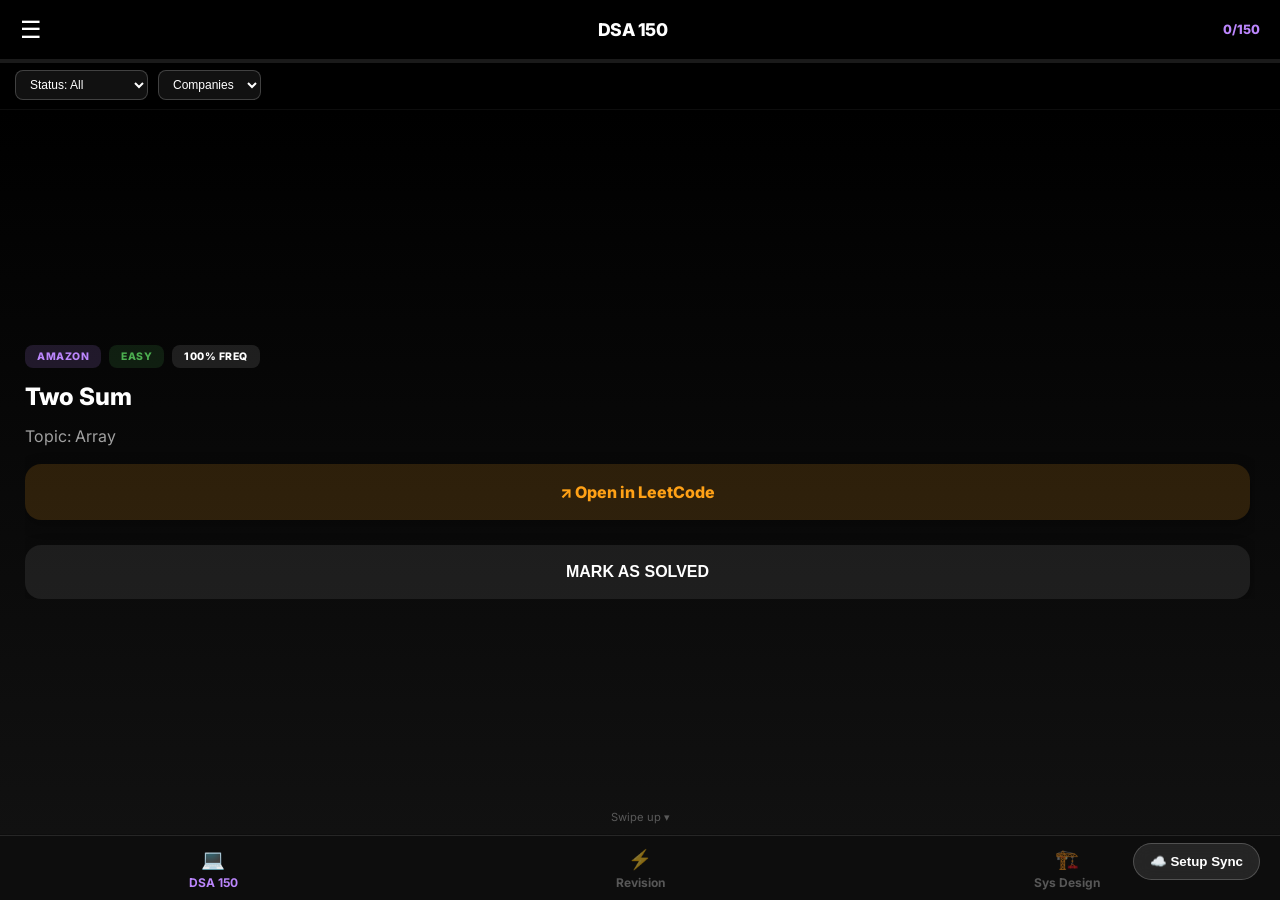
<file: mobile.html>
<!DOCTYPE html>
<html lang="en">
<head>
    <meta charset="UTF-8">
    <meta name="viewport" content="width=device-width, initial-scale=1.0, maximum-scale=1.0, user-scalable=no, viewport-fit=cover">
    <title>FAANG Mobile</title>
    <link href="https://fonts.googleapis.com/css2?family=Inter:wght@400;500;600;700;800&display=swap" rel="stylesheet">
    <link rel="manifest" href="manifest.json">
    <meta name="apple-mobile-web-app-capable" content="yes">
    <meta name="apple-mobile-web-app-status-bar-style" content="black-translucent">
    <style>
        :root {
            --bg: #000000;
            --card: #111111;
            --accent: #bb86fc;
            --text: #ffffff;
            --text-dim: #a0a0a0;
            --header-h: 60px;
            --controls-h: 50px;
            --nav-h: 65px;
            --sidebar-w: 280px;
        }

        * { box-sizing: border-box; -webkit-tap-highlight-color: transparent; outline: none; }
        body {
            background: var(--bg);
            color: var(--text);
            font-family: 'Inter', sans-serif;
            margin: 0;
            padding: 0;
            height: 100vh;
            overflow: hidden;
            display: flex;
            flex-direction: column;
        }

        /* SIDEBAR */
        .sidebar {
            width: var(--sidebar-w);
            background: #0a0a0a;
            border-right: 1px solid rgba(255,255,255,0.1);
            display: flex;
            flex-direction: column;
            transition: transform 0.3s cubic-bezier(0.4, 0, 0.2, 1);
            position: fixed;
            left: 0; top: 0; bottom: 0;
            z-index: 1001;
            transform: translateX(-100%);
        }
        .sidebar.active { transform: translateX(0); }

        .sidebar-header { padding: 20px; border-bottom: 1px solid rgba(255,255,255,0.05); }
        .search-box {
            background: rgba(255,255,255,0.05);
            border: 1px solid rgba(255,255,255,0.1);
            border-radius: 12px;
            padding: 12px 15px;
            color: white;
            width: 100%;
            font-size: 0.95rem;
        }

        .problem-list { flex: 1; overflow-y: auto; padding: 10px; padding-bottom: env(safe-area-inset-bottom); }
        .problem-item {
            padding: 14px 15px;
            border-radius: 10px;
            font-size: 0.9rem;
            color: var(--text-dim);
            cursor: pointer;
            margin-bottom: 4px;
            white-space: nowrap;
            overflow: hidden;
            text-overflow: ellipsis;
        }
        .problem-item.active { background: rgba(187, 134, 252, 0.15); color: var(--accent); font-weight: 600; }

        /* MAIN CONTENT */
        .main { flex: 1; display: flex; flex-direction: column; height: calc(100vh - var(--nav-h)); }

        header {
            height: var(--header-h);
            padding: 0 20px;
            display: flex;
            justify-content: space-between;
            align-items: center;
            background: #000;
            border-bottom: 1px solid rgba(255,255,255,0.1);
            z-index: 100;
        }

        .menu-btn { background: none; border: none; color: white; font-size: 1.5rem; padding: 0; cursor: pointer; }
        h1 { margin: 0; font-size: 1.1rem; font-weight: 800; letter-spacing: -0.5px; }

        .progress-bar {
            position: absolute;
            top: var(--header-h);
            left: 0; width: 100%; height: 3px;
            background: rgba(255,255,255,0.1);
            z-index: 101;
        }
        .progress-fill { height: 100%; background: var(--accent); transition: width 0.3s; width: 0%; }

        .controls {
            height: var(--controls-h);
            padding: 0 15px;
            background: #000;
            display: flex;
            gap: 10px;
            align-items: center;
            overflow-x: auto;
            border-bottom: 1px solid rgba(255,255,255,0.05);
        }
        .controls::-webkit-scrollbar { display: none; }
        select {
            background: #111;
            color: var(--text);
            border: 1px solid rgba(255,255,255,0.2);
            padding: 6px 10px;
            border-radius: 8px;
            font-size: 0.75rem;
        }

        /* CARD SNAPPING CONTAINER */
        .cards-container {
            flex: 1;
            overflow-y: scroll;
            scroll-snap-type: y mandatory;
            -webkit-overflow-scrolling: touch;
        }

        .rev-card {
            height: calc(100vh - var(--header-h) - var(--controls-h) - var(--nav-h));
            width: 100%;
            scroll-snap-align: start;
            padding: 25px;
            display: flex;
            flex-direction: column;
            justify-content: center;
            position: relative;
            background: linear-gradient(180deg, #000 0%, #111 100%);
            border-bottom: 1px solid rgba(255,255,255,0.05);
        }

        .card-inner {
            max-height: 100%;
            overflow-y: auto;
            padding-right: 5px;
        }
        .card-inner::-webkit-scrollbar { width: 4px; }
        .card-inner::-webkit-scrollbar-thumb { background: rgba(255,255,255,0.1); border-radius: 10px; }

        .badge-group { display: flex; gap: 8px; margin-bottom: 15px; flex-wrap: wrap;}
        .badge {
            font-size: 0.65rem;
            text-transform: uppercase;
            font-weight: 800;
            padding: 5px 12px;
            background: rgba(187, 134, 252, 0.15);
            border-radius: 8px;
            color: var(--accent);
            letter-spacing: 0.5px;
        }
        .badge.diff { background: rgba(255,255,255,0.1); color: #fff; }
        .badge.easy { background: rgba(76, 175, 80, 0.15); color: #4caf50; }
        .badge.medium { background: rgba(255, 152, 0, 0.15); color: #ff9800; }
        .badge.hard { background: rgba(244, 67, 54, 0.15); color: #f44336; }

        .title { font-size: 1.5rem; font-weight: 800; margin-bottom: 12px; line-height: 1.2; }
        .question { font-size: 1rem; line-height: 1.6; color: var(--text-dim); margin-bottom: 20px; }

        .reveal-section {
            margin-top: 10px;
            background: rgba(255,255,255,0.03);
            border-radius: 16px;
            padding: 16px;
            border: 1px solid rgba(255,255,255,0.05);
            transition: all 0.3s;
        }
        .reveal-section.active { background: rgba(255,255,255,0.06); border-color: rgba(187, 134, 252, 0.3); }

        .reveal-label {
            font-size: 0.7rem;
            font-weight: 800;
            color: var(--accent);
            margin-bottom: 10px;
            letter-spacing: 1.5px;
            display: flex;
            justify-content: space-between;
        }

        .reveal-content {
            filter: blur(15px);
            transition: filter 0.4s;
            font-size: 0.95rem;
            line-height: 1.6;
        }

        .reveal-section.active .reveal-content { filter: blur(0); }
        .reveal-section.topic .reveal-content { filter: none; display: none; }
        .reveal-section.topic.active .reveal-content { display: block; }

        .action-btn {
            margin-top: 25px;
            width: 100%;
            padding: 18px;
            border-radius: 16px;
            border: none;
            background: rgba(255,255,255,0.08);
            color: var(--text);
            font-weight: 800;
            font-size: 1rem;
            transition: all 0.3s;
            box-shadow: 0 4px 15px rgba(0,0,0,0.3);
            cursor: pointer;
            text-align: center;
            text-decoration: none;
            display: block;
        }
        .action-btn.active { background: #4caf50; color: white; box-shadow: 0 4px 15px rgba(76, 175, 80, 0.3); }

        .lc-link {
            background: rgba(255, 161, 22, 0.15);
            color: #ffa116;
            margin-top: 15px;
        }

        /* OVERLAY */
        .overlay {
            position: fixed;
            top: 0; left: 0; right: 0; bottom: 0;
            background: rgba(0,0,0,0.8);
            z-index: 1000;
            display: none;
            backdrop-filter: blur(8px);
        }
        .overlay.active { display: block; }

        .empty-state { text-align: center; padding: 100px 20px; color: var(--text-dim); }

        .scroll-hint {
            position: absolute;
            bottom: 10px;
            left: 50%;
            transform: translateX(-50%);
            font-size: 0.7rem;
            color: var(--text-dim);
            opacity: 0.5;
            animation: bounce 2s infinite;
        }
        @keyframes bounce {
            0%, 20%, 50%, 80%, 100% {transform: translateY(0) translateX(-50%);}
            40% {transform: translateY(-10px) translateX(-50%);}
            60% {transform: translateY(-5px) translateX(-50%);}
        }

        /* BOTTOM NAV */
        .bottom-nav {
            height: var(--nav-h);
            background: #0d0d0d;
            border-top: 1px solid rgba(255,255,255,0.1);
            display: flex;
            justify-content: space-around;
            align-items: center;
            padding-bottom: env(safe-area-inset-bottom);
        }
        .nav-item {
            color: var(--text-dim);
            font-size: 0.75rem;
            font-weight: 700;
            padding: 10px;
            text-align: center;
            flex: 1;
            display: flex;
            flex-direction: column;
            gap: 4px;
            opacity: 0.5;
            transition: all 0.2s;
        }
        .nav-item.active {
            color: var(--accent);
            opacity: 1;
        }
        .nav-icon { font-size: 1.2rem; }
    </style>
</head>
<body>
    <div class="overlay" id="overlay"></div>

    <aside class="sidebar" id="sidebar">
        <div class="sidebar-header">
            <input type="text" class="search-box" id="search" placeholder="Search...">
        </div>
        <div class="problem-list" id="problemList"></div>
    </aside>

    <div class="main">
        <header>
            <button class="menu-btn" id="menuToggle">☰</button>
            <h1 id="appTitle">DSA 150</h1>
            <div id="stats" style="font-size: 0.8rem; font-weight: 800; color: var(--accent)">0/150</div>
        </header>

        <div class="progress-bar">
            <div class="progress-fill" id="progressFill"></div>
        </div>

        <div class="controls" id="controls">
            <!-- Controls injected dynamically based on tab -->
        </div>

        <div class="cards-container" id="container"></div>
    </div>

    <div class="bottom-nav">
        <div class="nav-item active" data-tab="dsa" onclick="switchTab('dsa')">
            <span class="nav-icon">💻</span>
            <span>DSA 150</span>
        </div>
        <div class="nav-item" data-tab="rev" onclick="switchTab('rev')">
            <span class="nav-icon">⚡</span>
            <span>Revision</span>
        </div>
        <div class="nav-item" data-tab="sd" onclick="switchTab('sd')">
            <span class="nav-icon">🏗️</span>
            <span>Sys Design</span>
        </div>
    </div>

    <script src="data.js"></script>
    <script src="data_revision.js"></script>
    <script src="sync.js"></script>
    <script>
        let state = JSON.parse(localStorage.getItem('prepState')) || {};
        if (!state.solved) state.solved = {};
        if (!state.sdDone) state.sdDone = {};
        let activeTab = 'dsa';
        let currentFilter = 'all';
        let currentSort = 'default';
        let currentStatus = 'all';
        let searchQuery = '';

        const container = document.getElementById('container');
        const problemList = document.getElementById('problemList');
        const sidebar = document.getElementById('sidebar');
        const overlay = document.getElementById('overlay');
        const progressFill = document.getElementById('progressFill');
        const appTitle = document.getElementById('appTitle');
        const controls = document.getElementById('controls');

        function toggleSidebar() {
            sidebar.classList.toggle('active');
            overlay.classList.toggle('active');
        }

        document.getElementById('menuToggle').onclick = toggleSidebar;
        overlay.onclick = toggleSidebar;

        function switchTab(tab) {
            activeTab = tab;
            document.querySelectorAll('.nav-item').forEach(el => el.classList.remove('active'));
            document.querySelector(`.nav-item[data-tab="${tab}"]`).classList.add('active');
            
            searchQuery = '';
            document.getElementById('search').value = '';
            currentFilter = 'all';
            currentSort = 'default';
            currentStatus = 'all';
            
            if (tab === 'dsa') appTitle.textContent = 'DSA 150';
            if (tab === 'rev') appTitle.textContent = 'Revision Deck';
            if (tab === 'sd') appTitle.textContent = 'System Design';

            updateControls();
            render();
        }

        function updateControls() {
            let html = '';
            if (activeTab === 'dsa' || activeTab === 'rev') {
                html += `
                    <select id="statusFilter" onchange="currentStatus=this.value; render();">
                        <option value="all">Status: All</option>
                        <option value="solved">Solved/Mastered</option>
                        <option value="unsolved">Unsolved</option>
                    </select>
                    <select id="compFilter" onchange="currentFilter=this.value; render();">
                        <option value="all">Companies</option>
                        <option value="Google">Google</option>
                        <option value="Amazon">Amazon</option>
                        <option value="Microsoft">Microsoft</option>
                        <option value="Apple">Apple</option>
                    </select>
                `;
            }
            if (activeTab === 'sd') {
                html += `
                    <select id="compFilter" onchange="currentFilter=this.value; render();">
                        <option value="all">All Designs</option>
                        <option value="hld">High Level (HLD)</option>
                        <option value="lld">Low Level (LLD)</option>
                    </select>
                `;
            }
            if (activeTab === 'rev') {
                html += `
                    <select id="sortOrder" onchange="currentSort=this.value; render();">
                        <option value="default">Default</option>
                        <option value="freq">By Frequency</option>
                        <option value="alpha">A-Z</option>
                    </select>
                `;
            }
            controls.innerHTML = html;
        }

        function getFilteredData() {
            let data = [];
            if (activeTab === 'dsa') data = [...PROBLEMS];
            if (activeTab === 'rev') data = [...REVISION_CARDS];
            if (activeTab === 'sd') {
                const hld = HLD_SYSTEMS.map((s,i) => ({...s, type: 'HLD', key: 'hld_'+i}));
                const lld = LLD_SYSTEMS.map((s,i) => ({...s, type: 'LLD', key: 'lld_'+i}));
                data = [...hld, ...lld];
            }

            if (currentFilter !== 'all') {
                if (activeTab === 'sd') {
                    data = data.filter(c => c.type.toLowerCase() === currentFilter);
                } else {
                    data = data.filter(c => c.c === currentFilter);
                }
            }
            
            if (activeTab === 'dsa' || activeTab === 'rev') {
                if (currentStatus === 'solved') {
                    data = data.filter(c => state.solved && state.solved[c.t] === 'solved');
                } else if (currentStatus === 'unsolved') {
                    data = data.filter(c => !state.solved || state.solved[c.t] !== 'solved');
                }
            }
            
            if (searchQuery) {
                const query = searchQuery.toLowerCase();
                data = data.filter(c => {
                    const title = (c.t || c.n || '').toLowerCase();
                    return title.includes(query);
                });
            }

            if (activeTab === 'rev') {
                if (currentSort === 'freq') data.sort((a,b) => b.f - a.f);
                else if (currentSort === 'alpha') data.sort((a,b) => a.t.localeCompare(b.t));
            }

            return data;
        }

        function render() {
            const filtered = getFilteredData();

            // Render Sidebar List
            problemList.innerHTML = filtered.map(c => `
                <div class="problem-item" onclick="jumpTo('${(c.t || c.n).replace(/\s+/g, '-')}')">${c.t || c.n}</div>
            `).join('');

            // Render Full-Screen Cards
            container.innerHTML = filtered.map((c, i) => {
                const id = 'card-' + (c.t || c.n).replace(/\s+/g, '-');
                const isLast = i === filtered.length - 1;
                const hint = !isLast ? '<div class="scroll-hint">Swipe up ▾</div>' : '';

                if (activeTab === 'dsa') {
                    const solved = state.solved[c.t] === 'solved';
                    const diffCls = c.d.toLowerCase();
                    return `
                    <div class="rev-card" id="${id}">
                        <div class="card-inner">
                            <div class="badge-group">
                                <span class="badge">${c.c}</span>
                                <span class="badge diff ${diffCls}">${c.d}</span>
                                <span class="badge diff">${c.f}% Freq</span>
                            </div>
                            <div class="title">${c.t}</div>
                            <div class="question" style="margin-bottom: 10px;">Topic: ${c.tp}</div>
                            
                            <a href="${c.l}" target="_blank" class="action-btn lc-link">↗ Open in LeetCode</a>

                            <button class="action-btn ${solved ? 'active' : ''}" 
                                    onclick="toggleDsaSolved('${c.t.replace(/'/g, "\'")}', this)">
                                ${solved ? '✓ SOLVED' : 'MARK AS SOLVED'}
                            </button>
                        </div>
                        ${hint}
                    </div>`;
                }
                
                if (activeTab === 'rev') {
                    const solved = state.solved[c.t] === 'solved';
                    return `
                    <div class="rev-card" id="${id}">
                        <div class="card-inner">
                            <div class="badge-group">
                                <span class="badge">${c.c}</span>
                                <span class="badge diff">${c.f}% Freq</span>
                            </div>
                            <div class="title">${c.t}</div>
                            <div class="question">${c.q || 'Problem logic details...'}</div>
                            
                            <div class="reveal-section topic" onclick="this.classList.toggle('active')">
                                <div class="reveal-label">DOMAIN <span>VIEW</span></div>
                                <div class="reveal-content" style="font-weight: 700; color: #fff;">${c.tp || 'Arrays & Strings'}</div>
                            </div>

                            <div class="reveal-section" onclick="this.classList.toggle('active')">
                                <div class="reveal-label">OPTIMAL STRATEGY <span>REVEAL</span></div>
                                <div class="reveal-content">${c.optimal || 'No data.'}</div>
                            </div>

                            <div class="reveal-section" onclick="this.classList.toggle('active')">
                                <div class="reveal-label">INTERVIEW FOLLOW-UP <span>REVEAL</span></div>
                                <div class="reveal-content">${c.followup || 'No data.'}</div>
                            </div>

                            <button class="action-btn ${solved ? 'active' : ''}" 
                                    onclick="toggleDsaSolved('${c.t.replace(/'/g, "\'")}', this)">
                                ${solved ? '✓ MASTERED' : 'MARK AS MASTERED'}
                            </button>
                        </div>
                        ${hint}
                    </div>`;
                }

                if (activeTab === 'sd') {
                    const done = state.sdDone[c.key];
                    return `
                    <div class="rev-card" id="${id}">
                        <div class="card-inner">
                            <div class="badge-group">
                                <span class="badge">${c.type}</span>
                                ${c.tags.map(t => `<span class="badge diff">${t}</span>`).join('')}
                            </div>
                            <div class="title">${c.n}</div>
                            <div class="question">${c.d}</div>
                            
                            <button class="action-btn ${done ? 'active' : ''}" 
                                    onclick="toggleSdDone('${c.key}', this)">
                                ${done ? '✓ COMPLETED' : 'MARK COMPLETED'}
                            </button>
                        </div>
                        ${hint}
                    </div>`;
                }
            }).join('');

            if (filtered.length === 0) {
                container.innerHTML = '<div class="empty-state">No matching cards found.</div>';
            }

            updateStats(filtered.length);
            updateProgress();
        }

        function jumpTo(idSuffix) {
            toggleSidebar();
            const el = document.getElementById('card-' + idSuffix);
            if (el) el.scrollIntoView({ behavior: 'auto', block: 'start' });
        }

        function toggleDsaSolved(title, btn) {
            if (!state.solved) state.solved = {};
            if (state.solved[title] === 'solved') {
                delete state.solved[title];
                btn.classList.remove('active');
                btn.textContent = activeTab === 'rev' ? 'MARK AS MASTERED' : 'MARK AS SOLVED';
            } else {
                state.solved[title] = 'solved';
                btn.classList.add('active');
                btn.textContent = activeTab === 'rev' ? '✓ MASTERED' : '✓ SOLVED';
            }
            saveState();
        }

        function toggleSdDone(key, btn) {
            if (!state.sdDone) state.sdDone = {};
            if (state.sdDone[key]) {
                state.sdDone[key] = false;
                btn.classList.remove('active');
                btn.textContent = 'MARK COMPLETED';
            } else {
                state.sdDone[key] = true;
                btn.classList.add('active');
                btn.textContent = '✓ COMPLETED';
            }
            saveState();
        }

        function saveState() {
            localStorage.setItem('prepState', JSON.stringify(state));
            if (window.triggerSyncPush) window.triggerSyncPush(state);
            updateStats();
        }

        function updateStats(totalOverride) {
            let solvedCount = 0;
            let total = 0;
            
            if (activeTab === 'dsa') {
                solvedCount = PROBLEMS.filter(c => state.solved && state.solved[c.t] === 'solved').length;
                total = PROBLEMS.length;
            } else if (activeTab === 'rev') {
                solvedCount = REVISION_CARDS.filter(c => state.solved && state.solved[c.t] === 'solved').length;
                total = REVISION_CARDS.length;
            } else if (activeTab === 'sd') {
                const totalSd = HLD_SYSTEMS.length + LLD_SYSTEMS.length;
                solvedCount = Object.keys(state.sdDone || {}).filter(k => state.sdDone[k]).length;
                total = totalSd;
            }

            document.getElementById('stats').textContent = `${solvedCount}/${total}`;
        }

        function updateProgress() {
            const currentScroll = container.scrollTop;
            const totalScroll = container.scrollHeight - container.clientHeight;
            const progress = totalScroll > 0 ? (currentScroll / totalScroll) * 100 : 0;
            progressFill.style.width = (progress || 0) + '%';
        }

        container.onscroll = updateProgress;
        document.getElementById('search').oninput = (e) => { searchQuery = e.target.value; render(); };

        updateControls();
        render();

        if (window.setupSyncUI) {
            window.setupSyncUI((cloudState) => {
                state = Object.assign({}, state, cloudState);
                if (!state.solved) state.solved = {};
                if (!state.sdDone) state.sdDone = {};
                localStorage.setItem('prepState', JSON.stringify(state));
                render();
            });
        }
    </script>
</body>
</html>
</file>
